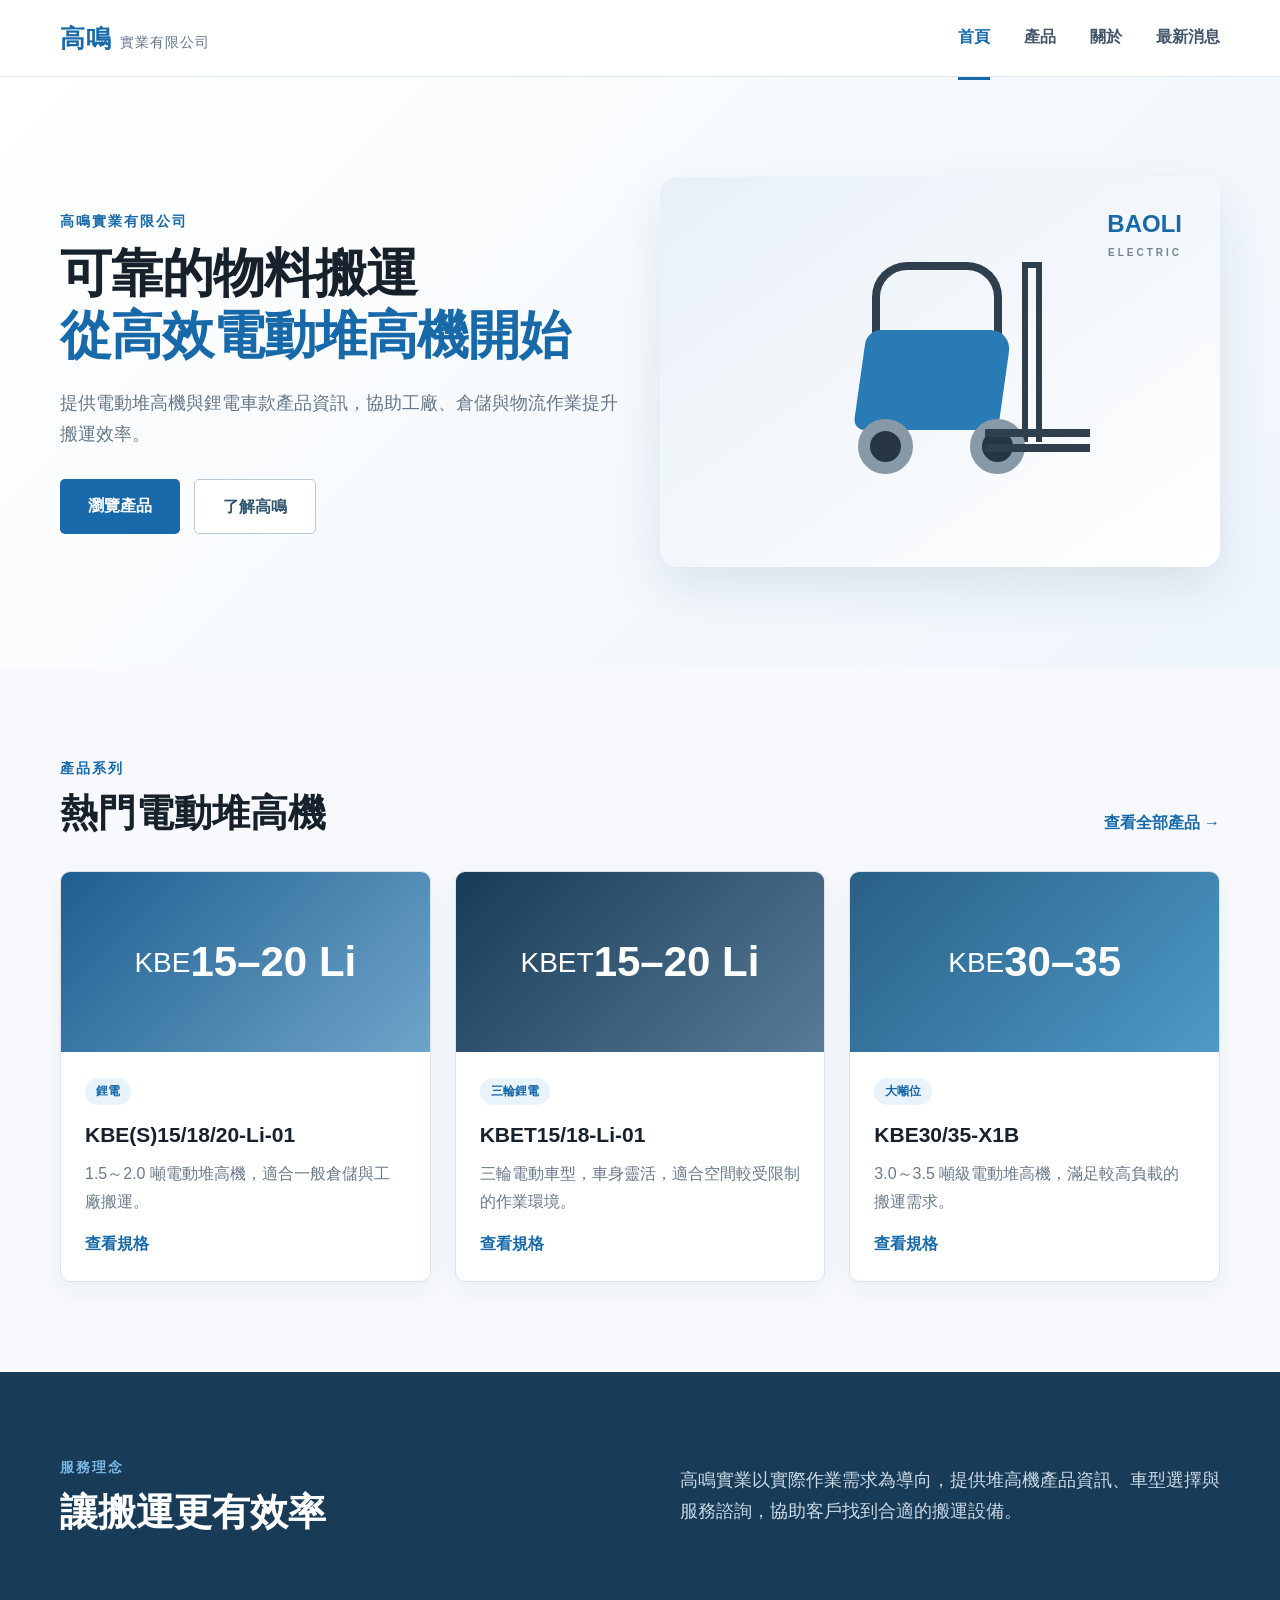
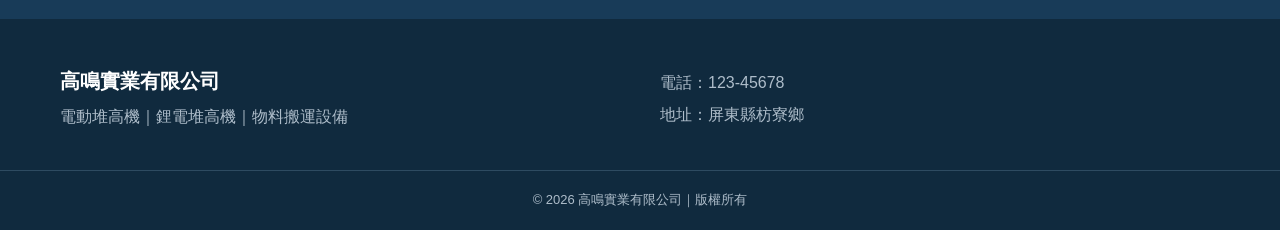
<file: index.html>
<!DOCTYPE html>
<html lang="zh-Hant">
<head>
<meta charset="UTF-8">
<meta name="viewport" content="width=device-width, initial-scale=1.0">
<meta name="description" content="高鳴實業有限公司｜電動堆高機、鋰電堆高機產品介紹與服務">
<title>高鳴實業有限公司｜電動堆高機</title>
<link rel="stylesheet" href="style.css">
</head>
<body>
<header class="site-header">
  <div class="container nav-wrap">
    <a class="logo" href="index.html"><span>高鳴</span><small>實業有限公司</small></a>
    <nav><a class="active" href="index.html">首頁</a><a href="products.html">產品</a><a href="about.html">關於</a><a href="news.html">最新消息</a></nav>
  </div>
</header>
<main>
<section class="hero">
  <div class="container hero-content">
    <div>
      <p class="eyebrow">高鳴實業有限公司</p>
      <h1>可靠的物料搬運<br><strong>從高效電動堆高機開始</strong></h1>
      <p class="hero-text">提供電動堆高機與鋰電車款產品資訊，協助工廠、倉儲與物流作業提升搬運效率。</p>
      <div class="hero-actions"><a class="btn primary" href="products.html">瀏覽產品</a><a class="btn outline" href="about.html">了解高鳴</a></div>
    </div>
    <div class="hero-machine"><div class="machine-mark">BAOLI<br><span>ELECTRIC</span></div><div class="forklift-shape"><div class="mast"></div><div class="roof"></div><div class="body"></div><div class="wheel w1"></div><div class="wheel w2"></div><div class="fork"></div></div></div>
  </div>
</section>
<section class="section">
 <div class="container">
  <div class="section-head"><div><p class="eyebrow">產品系列</p><h2>熱門電動堆高機</h2></div><a class="text-link" href="products.html">查看全部產品 →</a></div>
  <div class="cards">
   <article class="card"><div class="card-image blue">KBE<br><b>15–20 Li</b></div><div class="card-body"><span class="tag">鋰電</span><h3>KBE(S)15/18/20-Li-01</h3><p>1.5～2.0 噸電動堆高機，適合一般倉儲與工廠搬運。</p><a href="products.html#kbe15">查看規格</a></div></article>
   <article class="card"><div class="card-image dark">KBET<br><b>15–20 Li</b></div><div class="card-body"><span class="tag">三輪鋰電</span><h3>KBET15/18-Li-01</h3><p>三輪電動車型，車身靈活，適合空間較受限制的作業環境。</p><a href="products.html#kbet">查看規格</a></div></article>
   <article class="card"><div class="card-image orange">KBE<br><b>30–35</b></div><div class="card-body"><span class="tag">大噸位</span><h3>KBE30/35-X1B</h3><p>3.0～3.5 噸級電動堆高機，滿足較高負載的搬運需求。</p><a href="products.html#kbe3035">查看規格</a></div></article>
  </div>
 </div>
</section>
<section class="feature-band"><div class="container feature-grid"><div><p class="eyebrow">服務理念</p><h2>讓搬運更有效率</h2></div><p>高鳴實業以實際作業需求為導向，提供堆高機產品資訊、車型選擇與服務諮詢，協助客戶找到合適的搬運設備。</p></div></section>
</main>
<footer><div class="container footer-grid"><div><strong>高鳴實業有限公司</strong><p>電動堆高機｜鋰電堆高機｜物料搬運設備</p></div><div><p>電話：123-45678</p><p>地址：屏東縣枋寮鄉</p></div></div><div class="copyright">© 2026 高鳴實業有限公司｜版權所有</div></footer>
</body>
</html>
</file>
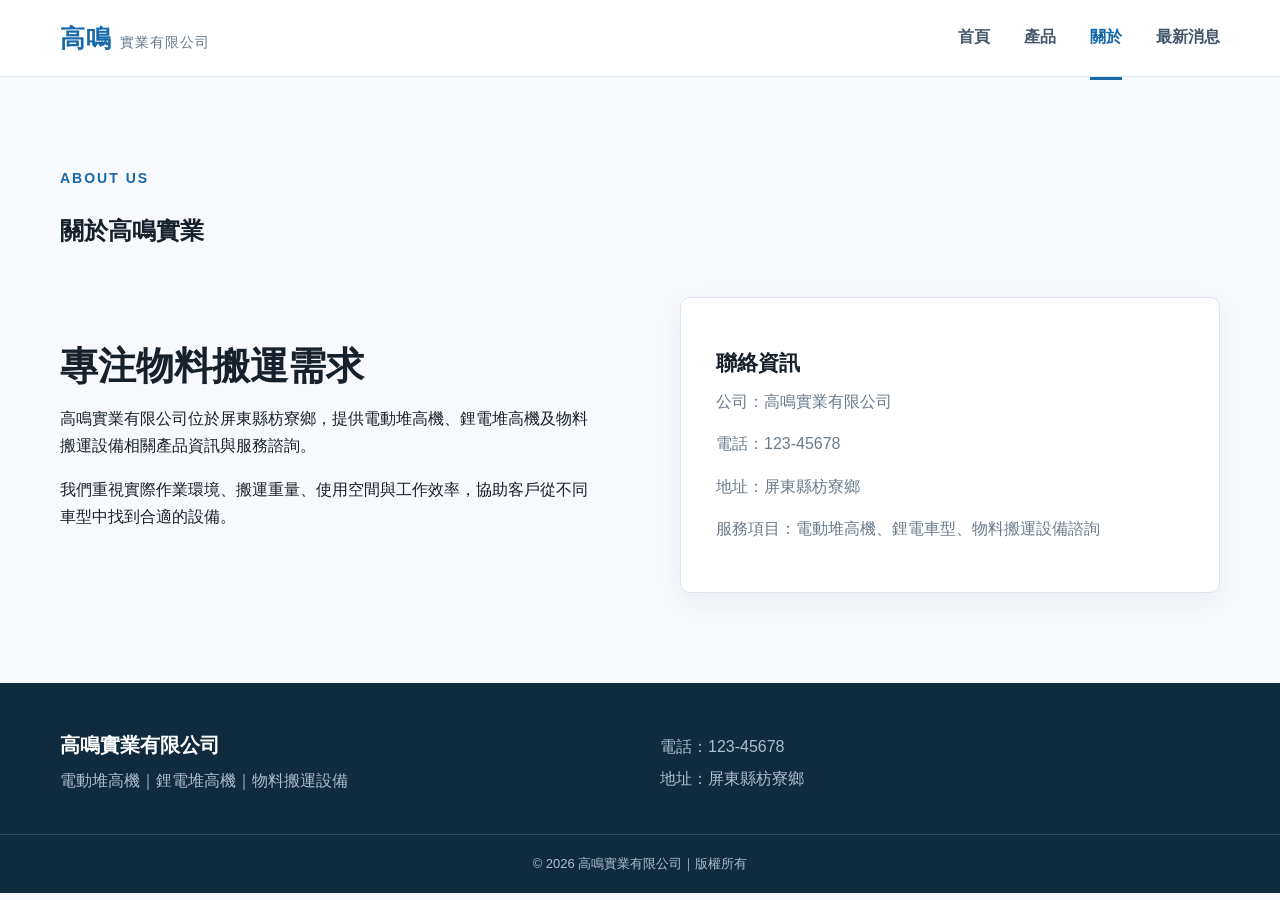
<file: about.html>
<!DOCTYPE html><html lang="zh-Hant"><head><meta charset="UTF-8"><meta name="viewport" content="width=device-width,initial-scale=1.0"><title>關於｜高鳴實業有限公司</title><link rel="stylesheet" href="style.css"></head><body><header class="site-header"><div class="container nav-wrap"><a class="logo" href="index.html"><span>高鳴</span><small>實業有限公司</small></a><nav><a href="index.html">首頁</a><a href="products.html">產品</a><a class="active" href="about.html">關於</a><a href="news.html">最新消息</a></nav></div></header><main><section class="section"><div class="container"><p class="eyebrow">ABOUT US</p><h1>關於高鳴實業</h1><div class="feature-grid" style="margin-top:45px"><div><h2>專注物料搬運需求</h2><p>高鳴實業有限公司位於屏東縣枋寮鄉，提供電動堆高機、鋰電堆高機及物料搬運設備相關產品資訊與服務諮詢。</p><p>我們重視實際作業環境、搬運重量、使用空間與工作效率，協助客戶從不同車型中找到合適的設備。</p></div><div class="card" style="padding:35px"><h3>聯絡資訊</h3><p>公司：高鳴實業有限公司</p><p>電話：123-45678</p><p>地址：屏東縣枋寮鄉</p><p>服務項目：電動堆高機、鋰電車型、物料搬運設備諮詢</p></div></div></div></section></main><footer><div class="container footer-grid"><div><strong>高鳴實業有限公司</strong><p>電動堆高機｜鋰電堆高機｜物料搬運設備</p></div><div><p>電話：123-45678</p><p>地址：屏東縣枋寮鄉</p></div></div><div class="copyright">© 2026 高鳴實業有限公司｜版權所有</div></footer></body></html>
</file>
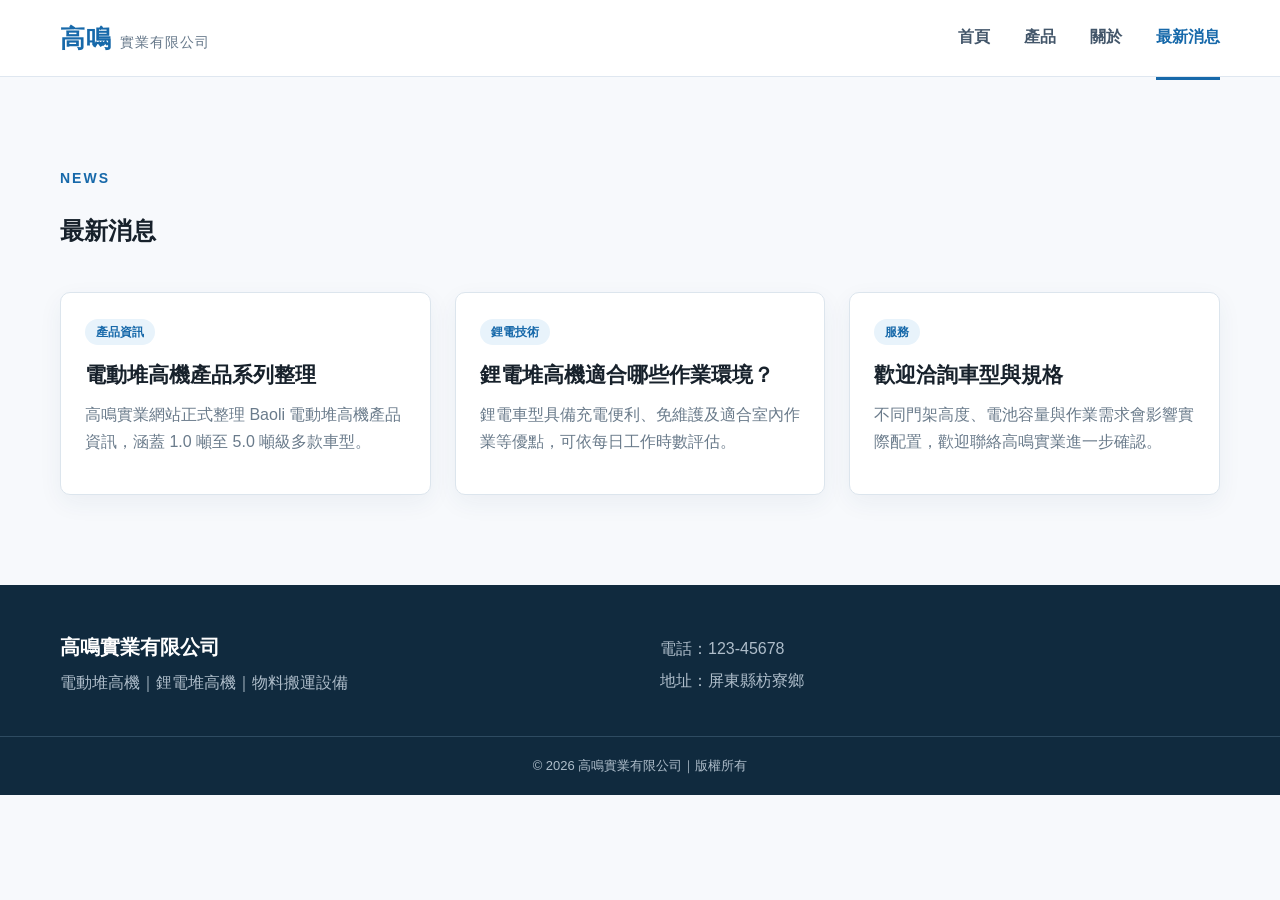
<file: news.html>
<!DOCTYPE html><html lang="zh-Hant"><head><meta charset="UTF-8"><meta name="viewport" content="width=device-width,initial-scale=1.0"><title>最新消息｜高鳴實業有限公司</title><link rel="stylesheet" href="style.css"></head><body><header class="site-header"><div class="container nav-wrap"><a class="logo" href="index.html"><span>高鳴</span><small>實業有限公司</small></a><nav><a href="index.html">首頁</a><a href="products.html">產品</a><a href="about.html">關於</a><a class="active" href="news.html">最新消息</a></nav></div></header><main><section class="section"><div class="container"><p class="eyebrow">NEWS</p><h1>最新消息</h1><div class="cards" style="margin-top:40px"><article class="card"><div class="card-body"><span class="tag">產品資訊</span><h3>電動堆高機產品系列整理</h3><p>高鳴實業網站正式整理 Baoli 電動堆高機產品資訊，涵蓋 1.0 噸至 5.0 噸級多款車型。</p></div></article><article class="card"><div class="card-body"><span class="tag">鋰電技術</span><h3>鋰電堆高機適合哪些作業環境？</h3><p>鋰電車型具備充電便利、免維護及適合室內作業等優點，可依每日工作時數評估。</p></div></article><article class="card"><div class="card-body"><span class="tag">服務</span><h3>歡迎洽詢車型與規格</h3><p>不同門架高度、電池容量與作業需求會影響實際配置，歡迎聯絡高鳴實業進一步確認。</p></div></article></div></div></section></main><footer><div class="container footer-grid"><div><strong>高鳴實業有限公司</strong><p>電動堆高機｜鋰電堆高機｜物料搬運設備</p></div><div><p>電話：123-45678</p><p>地址：屏東縣枋寮鄉</p></div></div><div class="copyright">© 2026 高鳴實業有限公司｜版權所有</div></footer></body></html>
</file>
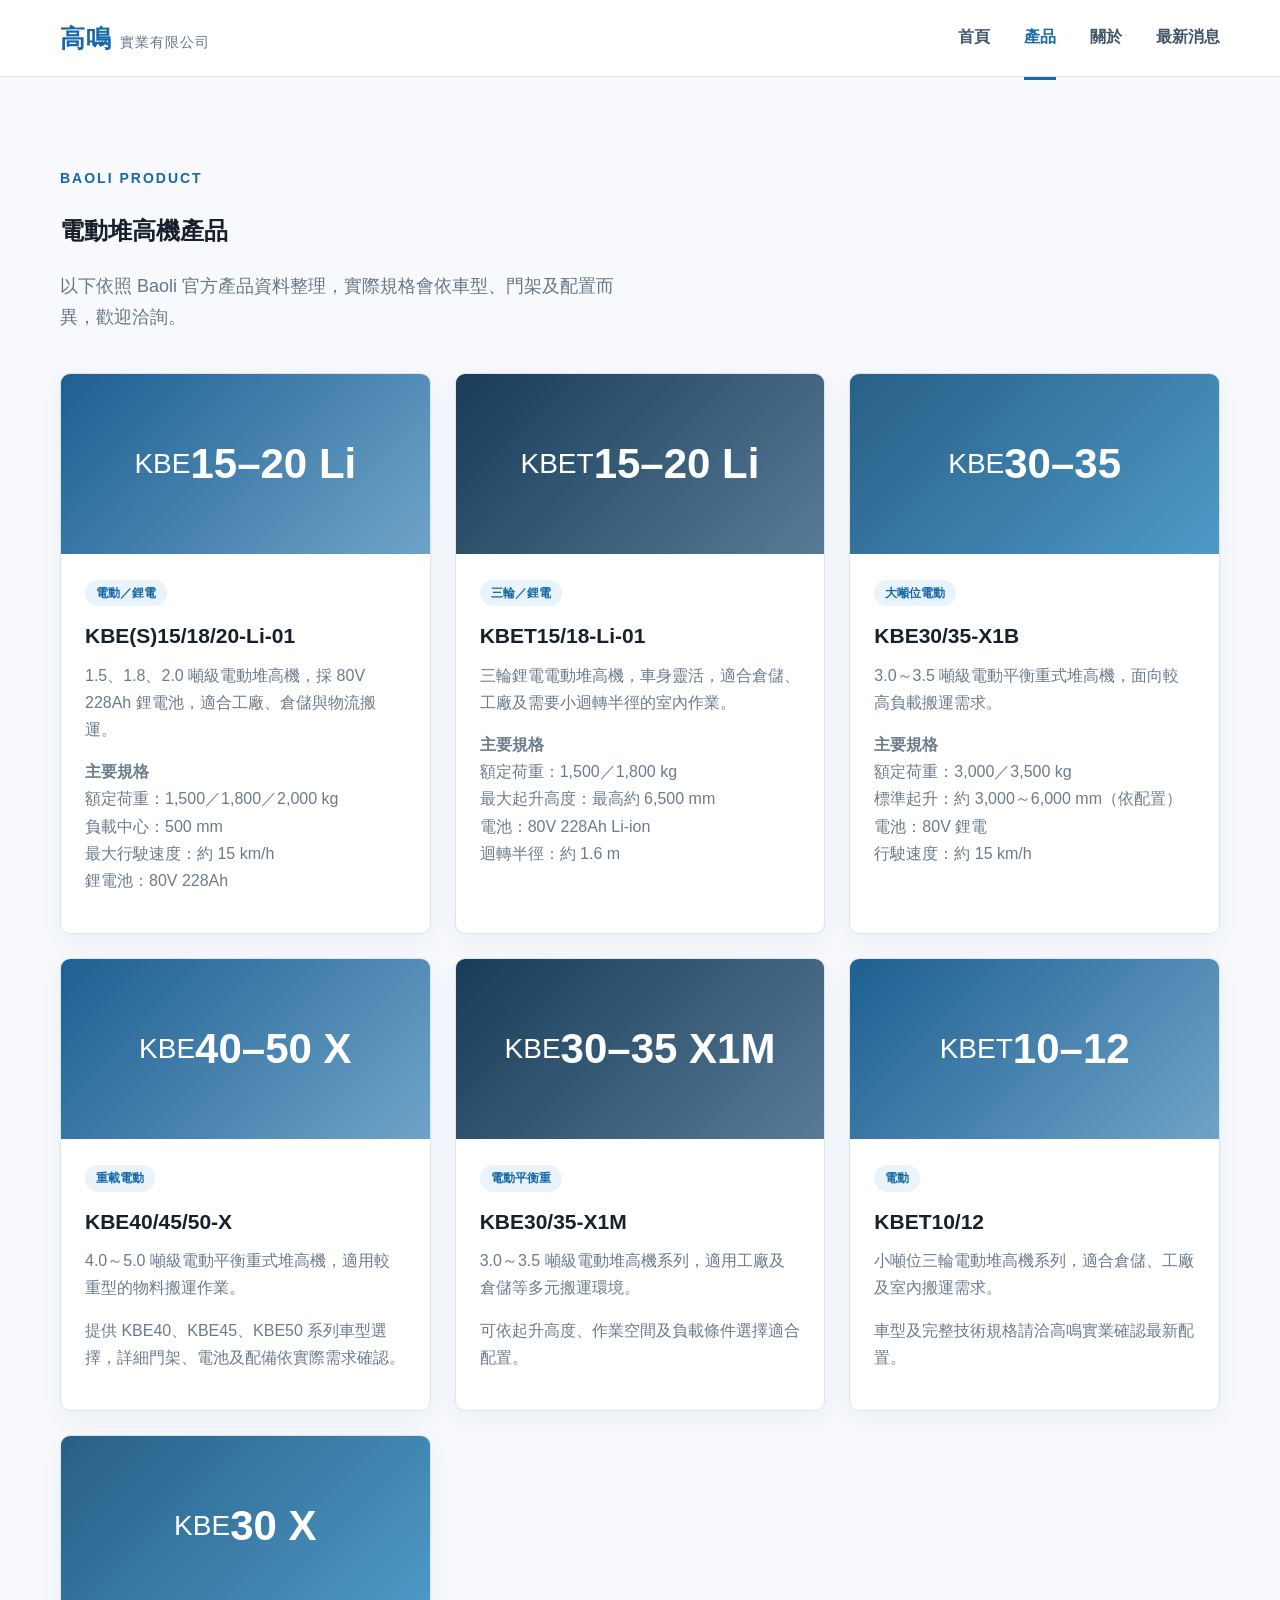
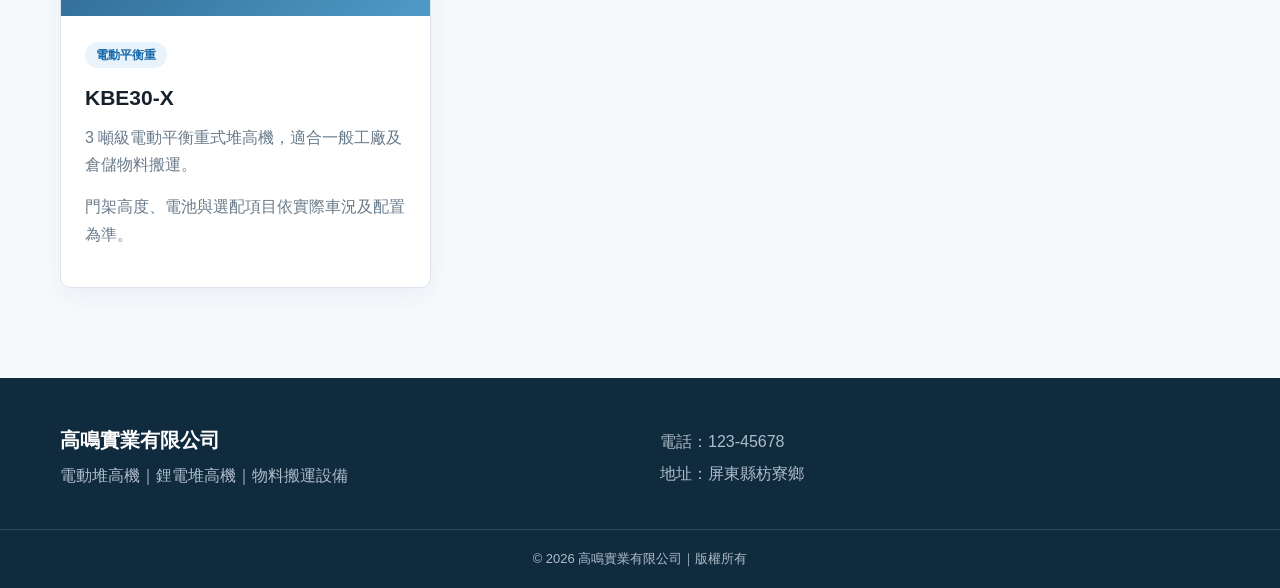
<file: products.html>
<!DOCTYPE html>
<html lang="zh-Hant"><head><meta charset="UTF-8"><meta name="viewport" content="width=device-width,initial-scale=1.0"><meta name="description" content="高鳴實業有限公司｜Baoli 電動堆高機產品"><title>產品｜高鳴實業有限公司</title><link rel="stylesheet" href="style.css"></head><body>
<header class="site-header"><div class="container nav-wrap"><a class="logo" href="index.html"><span>高鳴</span><small>實業有限公司</small></a><nav><a href="index.html">首頁</a><a class="active" href="products.html">產品</a><a href="about.html">關於</a><a href="news.html">最新消息</a></nav></div></header>
<main><section class="section"><div class="container"><p class="eyebrow">BAOLI PRODUCT</p><h1>電動堆高機產品</h1><p class="hero-text">以下依照 Baoli 官方產品資料整理，實際規格會依車型、門架及配置而異，歡迎洽詢。</p>
<div class="cards" style="margin-top:40px">
<article class="card" id="kbe15"><div class="card-image blue">KBE<br><b>15–20 Li</b></div><div class="card-body"><span class="tag">電動／鋰電</span><h3>KBE(S)15/18/20-Li-01</h3><p>1.5、1.8、2.0 噸級電動堆高機，採 80V 228Ah 鋰電池，適合工廠、倉儲與物流搬運。</p><p><b>主要規格</b><br>額定荷重：1,500／1,800／2,000 kg<br>負載中心：500 mm<br>最大行駛速度：約 15 km/h<br>鋰電池：80V 228Ah</p></div></article>
<article class="card" id="kbet"><div class="card-image dark">KBET<br><b>15–20 Li</b></div><div class="card-body"><span class="tag">三輪／鋰電</span><h3>KBET15/18-Li-01</h3><p>三輪鋰電電動堆高機，車身靈活，適合倉儲、工廠及需要小迴轉半徑的室內作業。</p><p><b>主要規格</b><br>額定荷重：1,500／1,800 kg<br>最大起升高度：最高約 6,500 mm<br>電池：80V 228Ah Li-ion<br>迴轉半徑：約 1.6 m</p></div></article>
<article class="card" id="kbe3035"><div class="card-image orange">KBE<br><b>30–35</b></div><div class="card-body"><span class="tag">大噸位電動</span><h3>KBE30/35-X1B</h3><p>3.0～3.5 噸級電動平衡重式堆高機，面向較高負載搬運需求。</p><p><b>主要規格</b><br>額定荷重：3,000／3,500 kg<br>標準起升：約 3,000～6,000 mm（依配置）<br>電池：80V 鋰電<br>行駛速度：約 15 km/h</p></div></article>
<article class="card"><div class="card-image blue">KBE<br><b>40–50 X</b></div><div class="card-body"><span class="tag">重載電動</span><h3>KBE40/45/50-X</h3><p>4.0～5.0 噸級電動平衡重式堆高機，適用較重型的物料搬運作業。</p><p>提供 KBE40、KBE45、KBE50 系列車型選擇，詳細門架、電池及配備依實際需求確認。</p></div></article>
<article class="card"><div class="card-image dark">KBE<br><b>30–35 X1M</b></div><div class="card-body"><span class="tag">電動平衡重</span><h3>KBE30/35-X1M</h3><p>3.0～3.5 噸級電動堆高機系列，適用工廠及倉儲等多元搬運環境。</p><p>可依起升高度、作業空間及負載條件選擇適合配置。</p></div></article>
<article class="card"><div class="card-image blue">KBET<br><b>10–12</b></div><div class="card-body"><span class="tag">電動</span><h3>KBET10/12</h3><p>小噸位三輪電動堆高機系列，適合倉儲、工廠及室內搬運需求。</p><p>車型及完整技術規格請洽高鳴實業確認最新配置。</p></div></article>
<article class="card"><div class="card-image orange">KBE<br><b>30 X</b></div><div class="card-body"><span class="tag">電動平衡重</span><h3>KBE30-X</h3><p>3 噸級電動平衡重式堆高機，適合一般工廠及倉儲物料搬運。</p><p>門架高度、電池與選配項目依實際車況及配置為準。</p></div></article>
</div></div></section></main>
<footer><div class="container footer-grid"><div><strong>高鳴實業有限公司</strong><p>電動堆高機｜鋰電堆高機｜物料搬運設備</p></div><div><p>電話：123-45678</p><p>地址：屏東縣枋寮鄉</p></div></div><div class="copyright">© 2026 高鳴實業有限公司｜版權所有</div></footer></body></html>
</file>
<file: style.css>
*{box-sizing:border-box}html{scroll-behavior:smooth}body{margin:0;font-family:"Noto Sans TC","Microsoft JhengHei",Arial,sans-serif;color:#17212b;background:#f7f9fc;line-height:1.7}a{color:inherit;text-decoration:none}.container{width:min(1160px,92%);margin:auto}.site-header{position:sticky;top:0;z-index:20;background:rgba(255,255,255,.97);border-bottom:1px solid #dfe7f0}.nav-wrap{height:76px;display:flex;align-items:center;justify-content:space-between}.logo{display:flex;align-items:baseline;gap:8px;font-size:25px;font-weight:900;letter-spacing:1px}.logo span{color:#1769aa}.logo small{font-size:14px;color:#66788a;font-weight:500}nav{display:flex;gap:34px}nav a{font-weight:700;color:#43566a;padding:27px 0;border-bottom:3px solid transparent}nav a:hover,nav a.active{color:#1769aa;border-bottom-color:#1769aa}.hero{background:linear-gradient(135deg,#fff 0,#eef5fb 100%);overflow:hidden}.hero-content{min-height:590px;display:grid;grid-template-columns:1fr 1fr;align-items:center;gap:40px}.eyebrow{margin:0 0 10px;color:#1769aa;font-size:14px;font-weight:900;letter-spacing:2px}.hero h1{font-size:52px;line-height:1.18;margin:0 0 22px;letter-spacing:-1px}.hero h1 strong{color:#1769aa}.hero-text{font-size:18px;color:#657789;max-width:570px}.hero-actions{display:flex;gap:14px;margin-top:30px}.btn{display:inline-block;padding:13px 28px;border-radius:5px;font-weight:800}.btn.primary{background:#1769aa;color:white}.btn.primary:hover{background:#125586}.btn.outline{border:1px solid #b9c9d8;background:#fff;color:#31546f}.hero-machine{height:390px;position:relative;border-radius:18px;background:linear-gradient(145deg,#e8f0f7,#fff);display:flex;align-items:center;justify-content:center;box-shadow:0 20px 50px rgba(30,70,105,.12)}.machine-mark{position:absolute;top:35px;right:38px;text-align:right;font-size:24px;font-weight:900;color:#1769aa;line-height:1}.machine-mark span{font-size:10px;color:#718496;letter-spacing:3px}.forklift-shape{position:relative;width:300px;height:260px}.mast{position:absolute;right:48px;top:20px;width:20px;height:180px;border:6px solid #303f4d;border-bottom:0}.roof{position:absolute;left:82px;top:20px;width:130px;height:75px;border:8px solid #303f4d;border-bottom:0;border-radius:35px 35px 0 0}.body{position:absolute;left:70px;top:88px;width:145px;height:100px;background:#287bb5;border-radius:14px 22px 8px 12px;transform:skew(-8deg)}.fork{position:absolute;right:0;top:187px;width:105px;height:8px;background:#303f4d;box-shadow:0 15px #303f4d}.wheel{position:absolute;bottom:28px;width:55px;height:55px;background:#273542;border:12px solid #8798a7;border-radius:50%}.w1{left:68px}.w2{left:180px}.section{padding:90px 0}.section-head{display:flex;align-items:end;justify-content:space-between;margin-bottom:35px}.section h2,.feature-band h2{font-size:38px;line-height:1.2;margin:0}.text-link{font-weight:800;color:#1769aa}.cards{display:grid;grid-template-columns:repeat(3,1fr);gap:24px}.card{background:#fff;border:1px solid #dce5ed;border-radius:10px;overflow:hidden;box-shadow:0 8px 25px rgba(30,65,95,.06);transition:.2s}.card:hover{transform:translateY(-4px);box-shadow:0 14px 32px rgba(30,65,95,.12)}.card-image{height:180px;display:flex;align-items:center;justify-content:center;color:white;font-size:28px;font-weight:300;line-height:1.05;text-align:center}.card-image b{font-size:42px}.card-image.blue{background:linear-gradient(135deg,#1e5f91,#6fa4c9)}.card-image.dark{background:linear-gradient(135deg,#183b58,#587c98)}.card-image.orange{background:linear-gradient(135deg,#285f87,#4e9ac7)}.card-body{padding:24px}.tag{display:inline-block;background:#e8f3fb;color:#1769aa;border-radius:20px;padding:3px 11px;font-size:12px;font-weight:800}.card h3{font-size:21px;margin:12px 0 8px}.card p{color:#6a7b8b;margin:0 0 15px}.card a{font-weight:800;color:#1769aa}.feature-band{padding:75px 0;background:#183b58;color:#fff}.feature-grid{display:grid;grid-template-columns:1fr 1fr;gap:80px;align-items:center}.feature-band .eyebrow{color:#77b7e3}.feature-band p:last-child{color:#cbd9e4;font-size:18px}footer{background:#102a3e;color:#aebdca;padding:45px 0 0}.footer-grid{display:grid;grid-template-columns:1fr 1fr;gap:40px}.footer-grid strong{font-size:20px;color:#fff}.footer-grid p{margin:5px 0}.copyright{text-align:center;border-top:1px solid #2e4b61;margin-top:35px;padding:18px;font-size:13px}@media(max-width:800px){nav{gap:14px}nav a{font-size:14px}.hero-content,.feature-grid{grid-template-columns:1fr}.hero{padding:50px 0}.hero h1{font-size:40px}.hero-machine{height:320px}.cards{grid-template-columns:1fr}.section{padding:60px 0}.section-head{align-items:start;gap:20px;flex-direction:column}.footer-grid{grid-template-columns:1fr}}@media(max-width:520px){.nav-wrap{height:auto;padding:14px 0;align-items:flex-start;flex-direction:column;gap:8px}nav{width:100%;justify-content:space-between;gap:8px}nav a{padding:5px 0;border:0}.hero h1{font-size:34px}.hero-machine{height:270px}.forklift-shape{transform:scale(.78)}.section h2,.feature-band h2{font-size:30px}}
</file>
